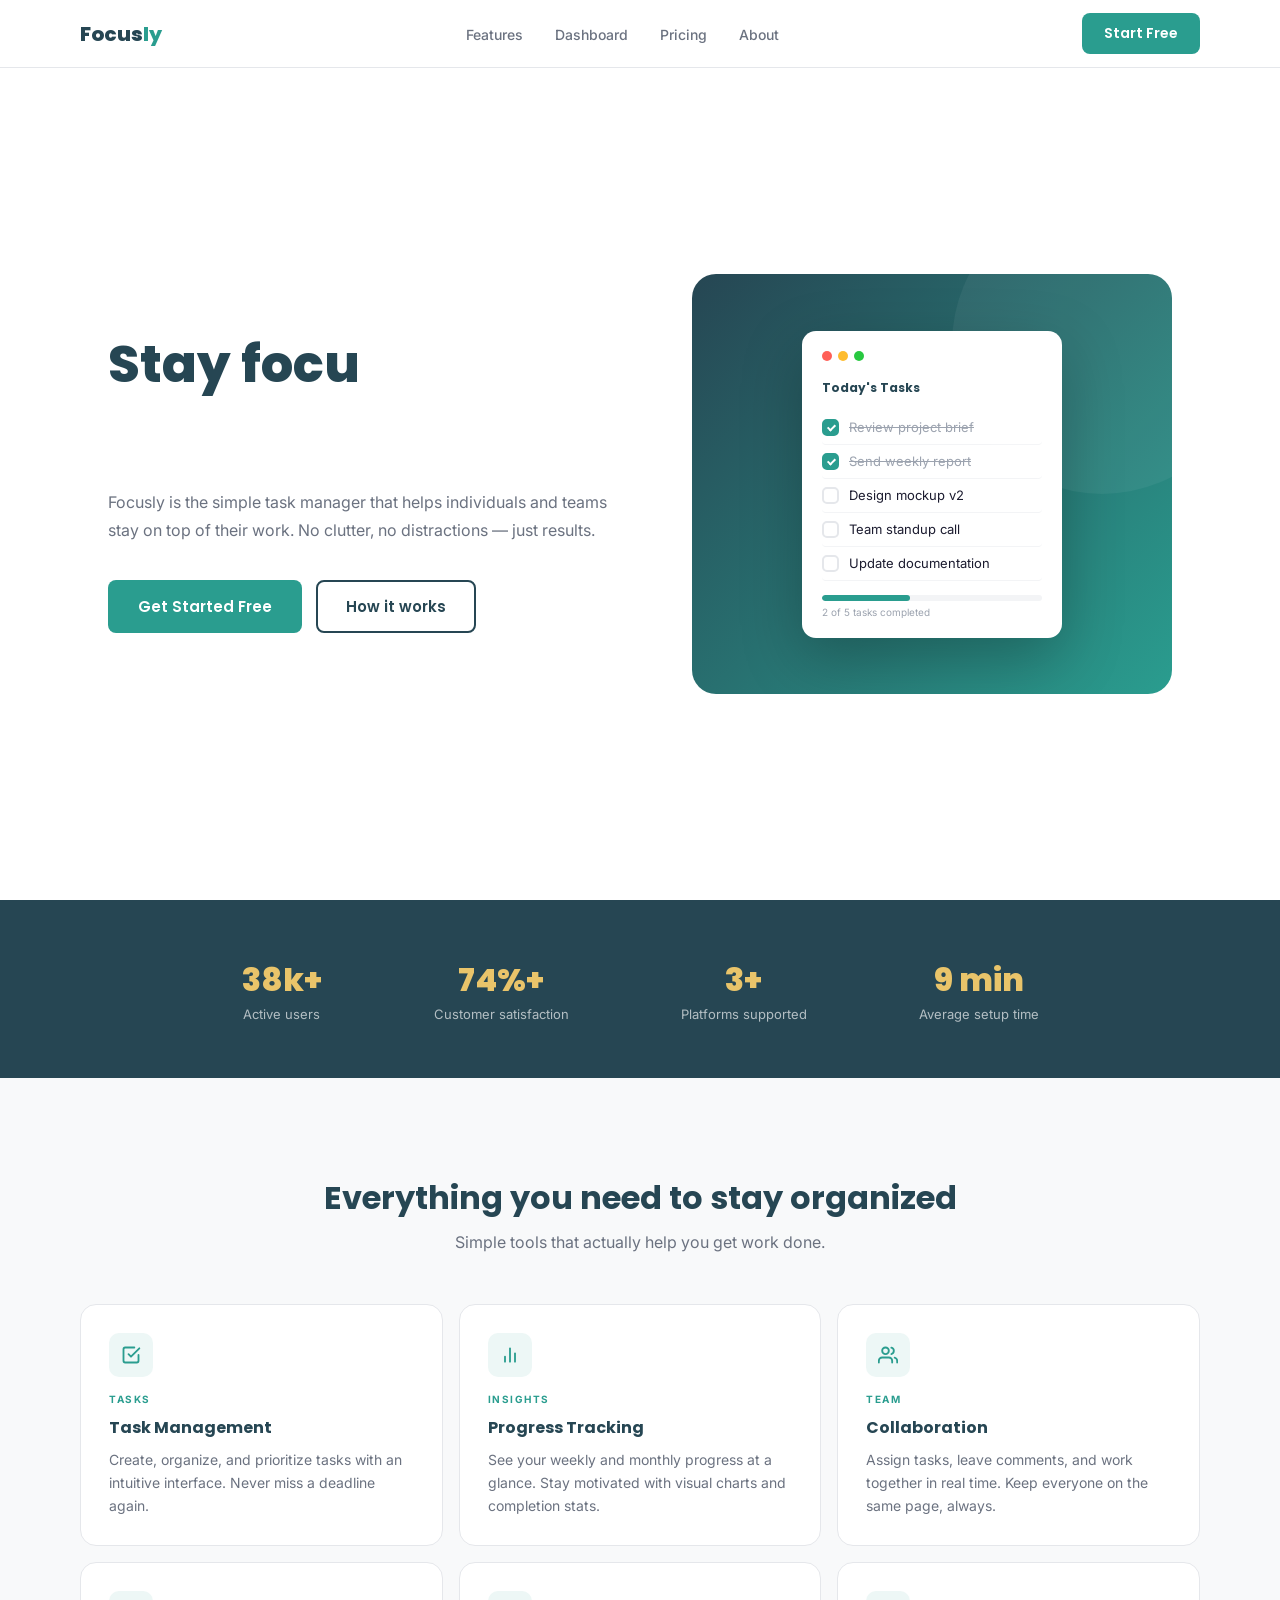
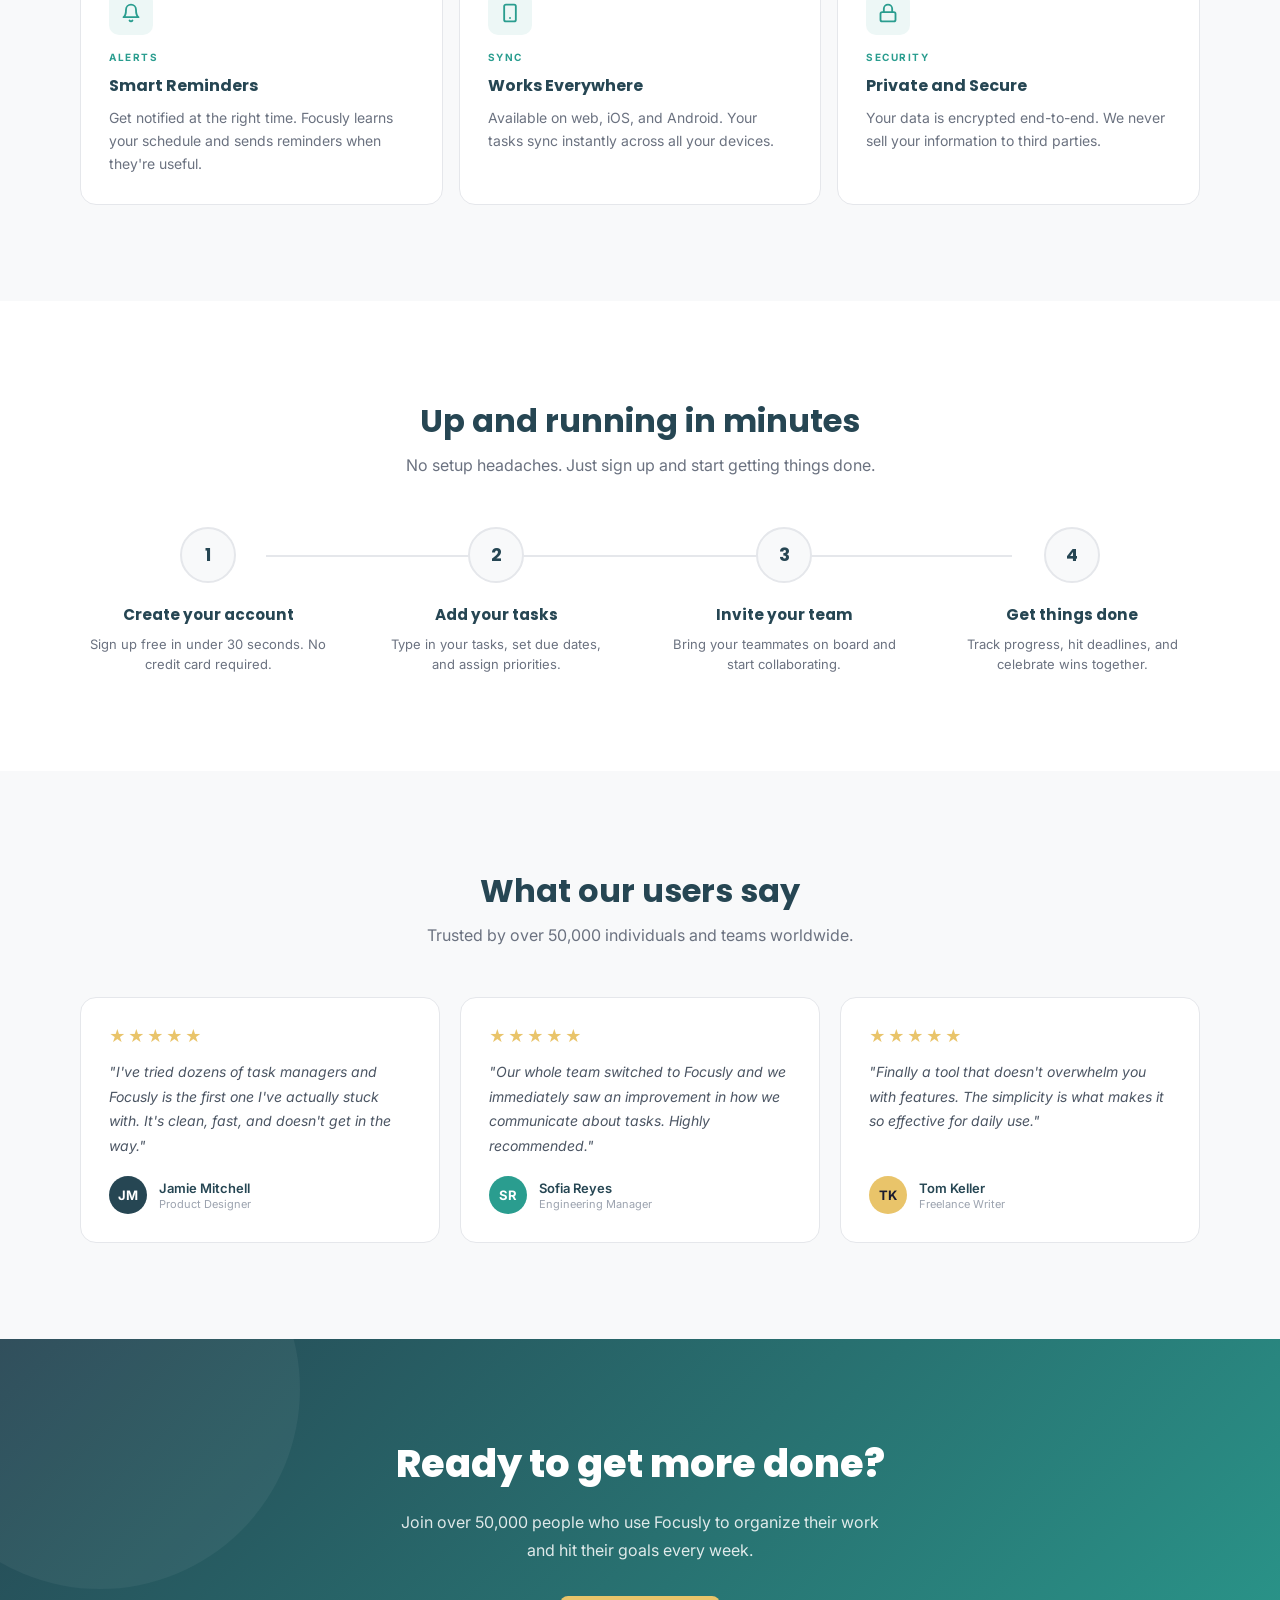
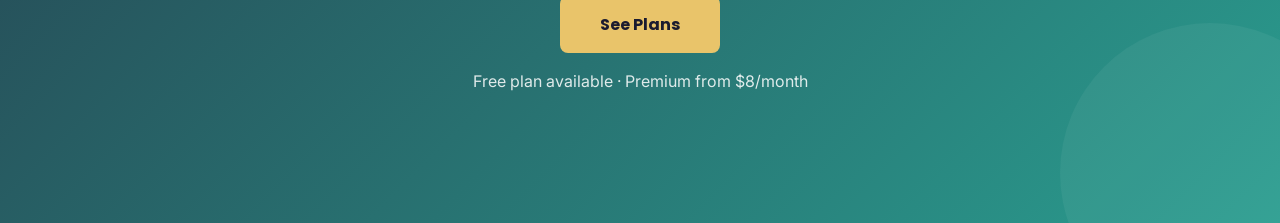
<file: index.html>
<!DOCTYPE html>
<html lang="en">
<head>
  <meta charset="UTF-8">
  <meta name="viewport" content="width=device-width, initial-scale=1.0">
  <title>Focusly — Simple Task Manager for Teams | Get More Done</title>
  <meta name="description" content="Focusly is a simple, distraction-free task manager for individuals and teams. Organize tasks, track progress, and collaborate in real time. Start free today.">
  <meta name="keywords" content="task manager, productivity app, team collaboration, to-do list, project management, task tracking, remote work tools, focus app">
  <meta name="author" content="Focusly">
  <meta name="robots" content="index, follow">
  <meta property="og:title" content="Focusly — Simple Task Manager for Teams">
  <meta property="og:description" content="Organize tasks, track progress, and collaborate in real time. No clutter, no distractions — just results.">
  <meta property="og:type" content="website">
  <meta property="og:url" content="https://focusly.app">
  <link href="https://fonts.googleapis.com/css2?family=Poppins:wght@400;600;700;800&family=Inter:wght@400;500;600&display=swap" rel="stylesheet">
  <link rel="stylesheet" href="styles/base.css">
  <link rel="stylesheet" href="styles/index.css">
</head>
<body>

<header>
  <nav id="header">
    <a href="index.html" class="logo">Focus<span>ly</span></a>
    <ul id="nav-menu">
      <li><a href="#features">Features</a></li>
      <li><a href="pages/dashboard.html">Dashboard</a></li>
      <li><a href="pages/pricing.html">Pricing</a></li>
      <li><a href="pages/about.html">About</a></li>
    </ul>
    <div class="nav-right">
      <button class="nav-hamburger" id="hamburger" aria-label="Toggle navigation menu" aria-expanded="false">
        <span></span><span></span><span></span>
      </button>
      <button class="nav-btn" onclick="window.location.href='pages/pricing.html'">Start Free</button>
    </div>
  </nav>
</header>

<main>

<section class="hero" id="hero">
  <div class="hero-text">
    <h1>Stay focused,<br><span>get things done</span></h1>
    <p>Focusly is the simple task manager that helps individuals and teams stay on top of their work. No clutter, no distractions — just results.</p>
    <div class="hero-btns">
      <button class="btn-main" onclick="window.location.href='pages/pricing.html'">Get Started Free</button>
      <button class="btn-outline" onclick="document.getElementById('how').scrollIntoView({behavior:'smooth'})">How it works</button>
    </div>
  </div>
  <div class="hero-visual">
    <div class="mock">
      <div class="mock-bar">
        <span style="background:#FF5F57"></span>
        <span style="background:#FEBC2E"></span>
        <span style="background:#28C840"></span>
      </div>
      <div class="mock-title">Today's Tasks</div>
      <div class="task-item"><div class="check done"></div><span class="task-text-done">Review project brief</span></div>
      <div class="task-item"><div class="check done"></div><span class="task-text-done">Send weekly report</span></div>
      <div class="task-item"><div class="check"></div><span>Design mockup v2</span></div>
      <div class="task-item"><div class="check"></div><span>Team standup call</span></div>
      <div class="task-item"><div class="check"></div><span>Update documentation</span></div>
      <div class="mock-progress">
        <div class="progress-bar-bg"><div class="progress-bar-fill"></div></div>
        <div class="progress-label">2 of 5 tasks completed</div>
      </div>
    </div>
  </div>
</section>

<div class="stats-bar">
  <div class="stat reveal">
    <span class="stat-number" data-target="50" data-suffix="k+">0</span>
    <div class="stat-label">Active users</div>
  </div>
  <div class="stat reveal reveal-delay-1">
    <span class="stat-number" data-target="98" data-suffix="%+">0</span>
    <div class="stat-label">Customer satisfaction</div>
  </div>
  <div class="stat reveal reveal-delay-2">
    <span class="stat-number" data-target="4" data-suffix="+">0</span>
    <div class="stat-label">Platforms supported</div>
  </div>
  <div class="stat reveal reveal-delay-3">
    <span class="stat-number" data-target="12" data-suffix=" min">0</span>
    <div class="stat-label">Average setup time</div>
  </div>
</div>

<section class="features" id="features">
  <div class="section-header reveal">
    <h2>Everything you need to stay organized</h2>
    <p>Simple tools that actually help you get work done.</p>
  </div>
  <div class="features-grid">
    <div class="feature-card reveal reveal-delay-1">
      <div class="feature-icon-box"><img src="icons/tasks.svg" width="20" height="20" alt="Checklist icon representing task management"></div>
      <div class="feature-label">Tasks</div>
      <h3>Task Management</h3>
      <p>Create, organize, and prioritize tasks with an intuitive interface. Never miss a deadline again.</p>
    </div>
    <div class="feature-card reveal reveal-delay-2">
      <div class="feature-icon-box"><img src="icons/insights.svg" width="20" height="20" alt="Bar chart icon representing progress tracking"></div>
      <div class="feature-label">Insights</div>
      <h3>Progress Tracking</h3>
      <p>See your weekly and monthly progress at a glance. Stay motivated with visual charts and completion stats.</p>
    </div>
    <div class="feature-card reveal reveal-delay-3">
      <div class="feature-icon-box"><img src="icons/team.svg" width="20" height="20" alt="People icon representing team collaboration"></div>
      <div class="feature-label">Team</div>
      <h3>Collaboration</h3>
      <p>Assign tasks, leave comments, and work together in real time. Keep everyone on the same page, always.</p>
    </div>
    <div class="feature-card reveal reveal-delay-1">
      <div class="feature-icon-box"><img src="icons/alerts.svg" width="20" height="20" alt="Bell icon representing smart reminders"></div>
      <div class="feature-label">Alerts</div>
      <h3>Smart Reminders</h3>
      <p>Get notified at the right time. Focusly learns your schedule and sends reminders when they're useful.</p>
    </div>
    <div class="feature-card reveal reveal-delay-2">
      <div class="feature-icon-box"><img src="icons/sync.svg" width="20" height="20" alt="Phone icon representing cross-device sync"></div>
      <div class="feature-label">Sync</div>
      <h3>Works Everywhere</h3>
      <p>Available on web, iOS, and Android. Your tasks sync instantly across all your devices.</p>
    </div>
    <div class="feature-card reveal reveal-delay-3">
      <div class="feature-icon-box"><img src="icons/security.svg" width="20" height="20" alt="Lock icon representing data privacy"></div>
      <div class="feature-label">Security</div>
      <h3>Private and Secure</h3>
      <p>Your data is encrypted end-to-end. We never sell your information to third parties.</p>
    </div>
  </div>
</section>

<section class="how" id="how">
  <div class="section-header reveal">
    <h2>Up and running in minutes</h2>
    <p>No setup headaches. Just sign up and start getting things done.</p>
  </div>
  <div class="steps">
    <div class="step reveal reveal-delay-1">
      <div class="step-num">1</div>
      <h4>Create your account</h4>
      <p>Sign up free in under 30 seconds. No credit card required.</p>
    </div>
    <div class="step reveal reveal-delay-2">
      <div class="step-num">2</div>
      <h4>Add your tasks</h4>
      <p>Type in your tasks, set due dates, and assign priorities.</p>
    </div>
    <div class="step reveal reveal-delay-3">
      <div class="step-num">3</div>
      <h4>Invite your team</h4>
      <p>Bring your teammates on board and start collaborating.</p>
    </div>
    <div class="step reveal reveal-delay-4">
      <div class="step-num">4</div>
      <h4>Get things done</h4>
      <p>Track progress, hit deadlines, and celebrate wins together.</p>
    </div>
  </div>
</section>

<section class="testimonials" id="testimonials">
  <div class="section-header reveal">
    <h2>What our users say</h2>
    <p>Trusted by over 50,000 individuals and teams worldwide.</p>
  </div>
  <div class="testi-grid">
    <div class="testi-card reveal reveal-delay-1">
      <div>
        <div class="stars"><span>&#9733;</span><span>&#9733;</span><span>&#9733;</span><span>&#9733;</span><span>&#9733;</span></div>
        <blockquote>"I've tried dozens of task managers and Focusly is the first one I've actually stuck with. It's clean, fast, and doesn't get in the way."</blockquote>
      </div>
      <div class="testi-author">
        <div class="avatar" style="background:#264653">JM</div>
        <div><div class="author-name">Jamie Mitchell</div><div class="author-role">Product Designer</div></div>
      </div>
    </div>
    <div class="testi-card reveal reveal-delay-2">
      <div>
        <div class="stars"><span>&#9733;</span><span>&#9733;</span><span>&#9733;</span><span>&#9733;</span><span>&#9733;</span></div>
        <blockquote>"Our whole team switched to Focusly and we immediately saw an improvement in how we communicate about tasks. Highly recommended."</blockquote>
      </div>
      <div class="testi-author">
        <div class="avatar" style="background:#2A9D8F">SR</div>
        <div><div class="author-name">Sofia Reyes</div><div class="author-role">Engineering Manager</div></div>
      </div>
    </div>
    <div class="testi-card reveal reveal-delay-3">
      <div>
        <div class="stars"><span>&#9733;</span><span>&#9733;</span><span>&#9733;</span><span>&#9733;</span><span>&#9733;</span></div>
        <blockquote>"Finally a tool that doesn't overwhelm you with features. The simplicity is what makes it so effective for daily use."</blockquote>
      </div>
      <div class="testi-author">
        <div class="avatar" style="background:#E9C46A;color:#1B1B2F">TK</div>
        <div><div class="author-name">Tom Keller</div><div class="author-role">Freelance Writer</div></div>
      </div>
    </div>
  </div>
</section>

<section class="cta">
  <div class="cta-inner reveal">
    <h2>Ready to get more done?</h2>
    <p>Join over 50,000 people who use Focusly to organize their work and hit their goals every week.</p>
    <button class="cta-btn" onclick="window.location.href='pages/pricing.html'">See Plans</button>
    <p class="cta-note">Free plan available · Premium from $8/month</p>
  </div>
</section>

</main>

<script src="scripts/nav.js" defer></script>
<script src="scripts/reveal.js" defer></script>
<script src="scripts/counter.js" defer></script>
<script src="scripts/typewriter.js" defer></script>
<script src="scripts/interactions.js" defer></script>

</body>
</html>
</file>
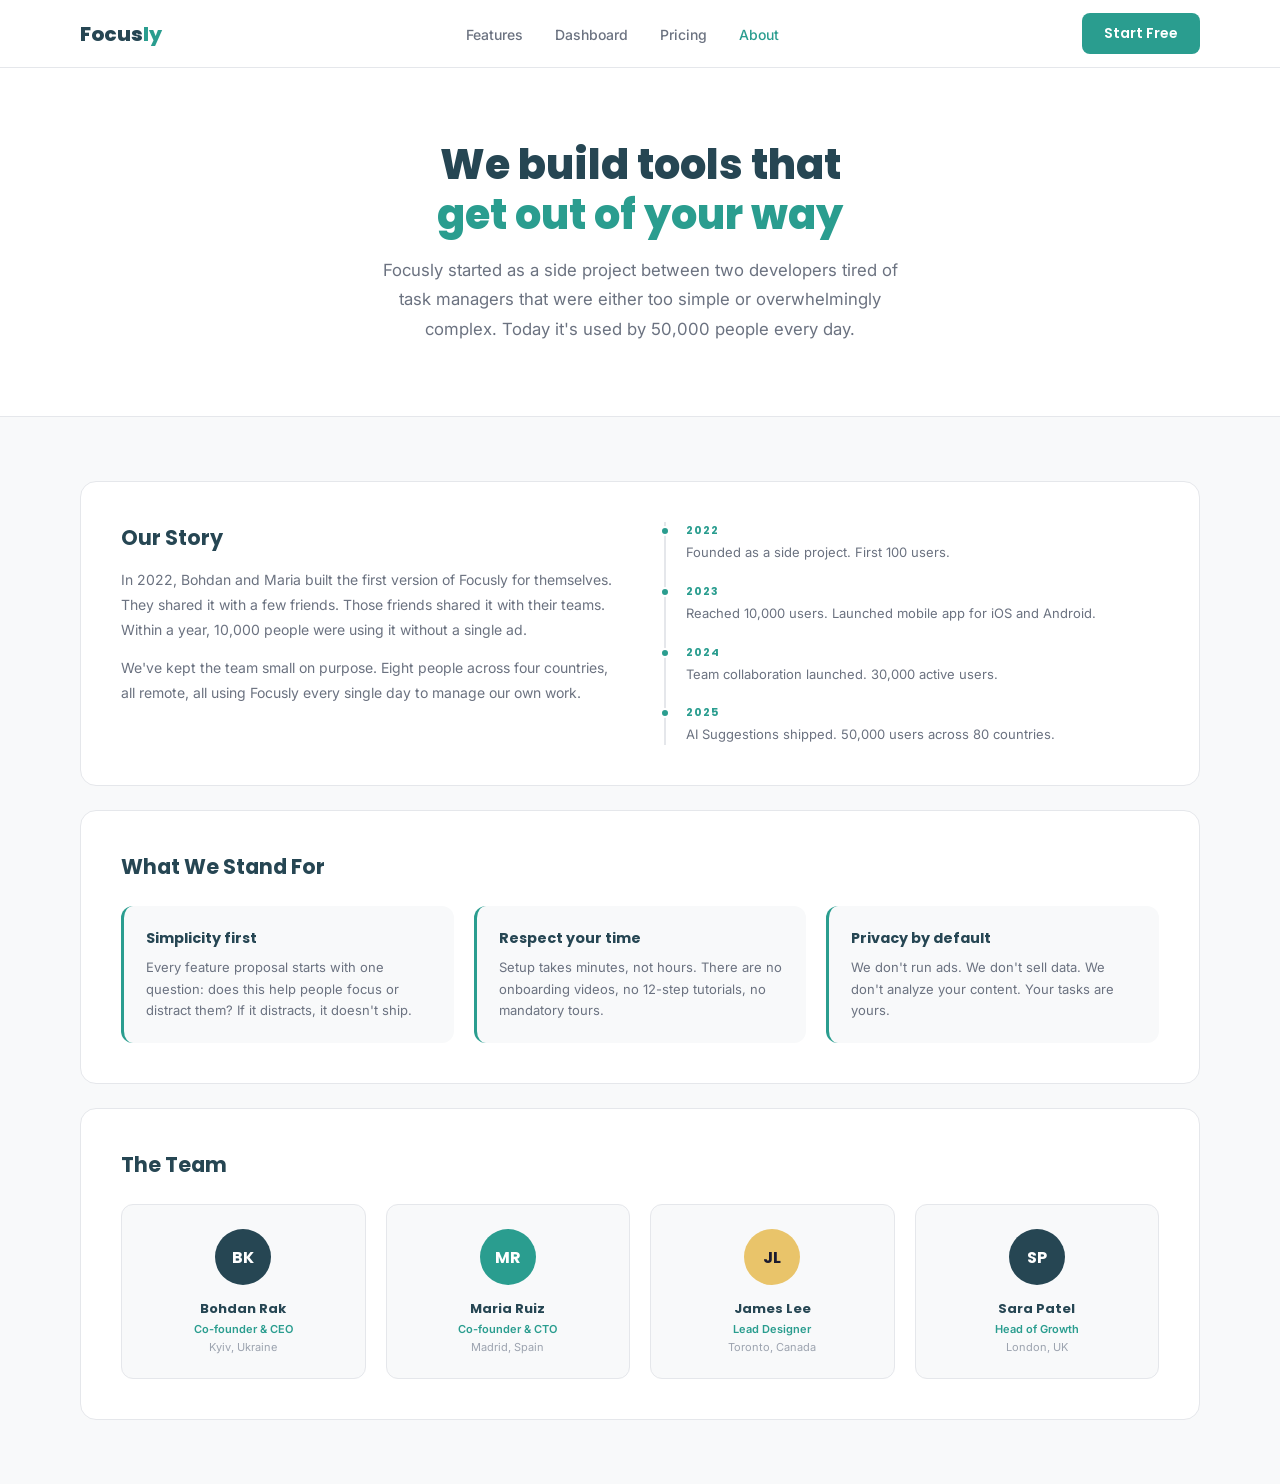
<file: pages/about.html>
<!DOCTYPE html>
<html lang="en">
<head>
  <meta charset="UTF-8">
  <title>Focusly - About</title>
  <link href="https://fonts.googleapis.com/css2?family=Poppins:wght@400;600;700;800&family=Inter:wght@400;500;600&display=swap" rel="stylesheet">
  <link rel="stylesheet" href="../styles/base.css">
  <link rel="stylesheet" href="../styles/about.css">
</head>
<body>

<nav id="header">
  <a href="../index.html" class="logo">Focus<span>ly</span></a>
  <ul id="nav-menu">
    <li><a href="../index.html#features">Features</a></li>
    <li><a href="dashboard.html">Dashboard</a></li>
    <li><a href="pricing.html">Pricing</a></li>
    <li><a href="about.html" style="color:var(--teal)">About</a></li>
  </ul>
  <div class="nav-right">
    <button class="nav-hamburger" id="hamburger" aria-label="Toggle navigation menu" aria-expanded="false">
      <span></span><span></span><span></span>
    </button>
    <button class="nav-btn" onclick="window.location.href='pricing.html'">Start Free</button>
  </div>
</nav>

<div class="about-hero reveal">
  <h1>We build tools that<br><span>get out of your way</span></h1>
  <p>Focusly started as a side project between two developers tired of task managers that were either too simple or overwhelmingly complex. Today it's used by 50,000 people every day.</p>
</div>

<div class="about-body">

  <div class="story-section reveal">
    <div>
      <h2>Our Story</h2>
      <p>In 2022, Bohdan and Maria built the first version of Focusly for themselves. They shared it with a few friends. Those friends shared it with their teams. Within a year, 10,000 people were using it without a single ad.</p>
      <p>We've kept the team small on purpose. Eight people across four countries, all remote, all using Focusly every single day to manage our own work.</p>
    </div>
    <div>
      <div class="timeline">
        <div class="timeline-item">
          <div class="timeline-year">2022</div>
          <div class="timeline-text">Founded as a side project. First 100 users.</div>
        </div>
        <div class="timeline-item">
          <div class="timeline-year">2023</div>
          <div class="timeline-text">Reached 10,000 users. Launched mobile app for iOS and Android.</div>
        </div>
        <div class="timeline-item">
          <div class="timeline-year">2024</div>
          <div class="timeline-text">Team collaboration launched. 30,000 active users.</div>
        </div>
        <div class="timeline-item">
          <div class="timeline-year">2025</div>
          <div class="timeline-text">AI Suggestions shipped. 50,000 users across 80 countries.</div>
        </div>
      </div>
    </div>
  </div>

  <div class="values-section reveal">
    <h2>What We Stand For</h2>
    <div class="values-grid">
      <div class="value-item">
        <h4>Simplicity first</h4>
        <p>Every feature proposal starts with one question: does this help people focus or distract them? If it distracts, it doesn't ship.</p>
      </div>
      <div class="value-item">
        <h4>Respect your time</h4>
        <p>Setup takes minutes, not hours. There are no onboarding videos, no 12-step tutorials, no mandatory tours.</p>
      </div>
      <div class="value-item">
        <h4>Privacy by default</h4>
        <p>We don't run ads. We don't sell data. We don't analyze your content. Your tasks are yours.</p>
      </div>
    </div>
  </div>

  <div class="team-section reveal">
    <h2>The Team</h2>
    <div class="team-grid">
      <div class="team-card">
        <div class="team-avatar" style="background:#264653">BK</div>
        <div class="team-name">Bohdan Rak</div>
        <div class="team-role">Co-founder & CEO</div>
        <div class="team-location">Kyiv, Ukraine</div>
      </div>
      <div class="team-card">
        <div class="team-avatar" style="background:#2A9D8F">MR</div>
        <div class="team-name">Maria Ruiz</div>
        <div class="team-role">Co-founder & CTO</div>
        <div class="team-location">Madrid, Spain</div>
      </div>
      <div class="team-card">
        <div class="team-avatar" style="background:#E9C46A;color:#1B1B2F">JL</div>
        <div class="team-name">James Lee</div>
        <div class="team-role">Lead Designer</div>
        <div class="team-location">Toronto, Canada</div>
      </div>
      <div class="team-card">
        <div class="team-avatar" style="background:#264653">SP</div>
        <div class="team-name">Sara Patel</div>
        <div class="team-role">Head of Growth</div>
        <div class="team-location">London, UK</div>
      </div>
    </div>
  </div>

</div>

  <script src="../scripts/nav.js" defer></script>
  <script src="../scripts/reveal.js" defer></script>
  <script src="../scripts/interactions.js" defer></script>
</body>
</html>
</file>
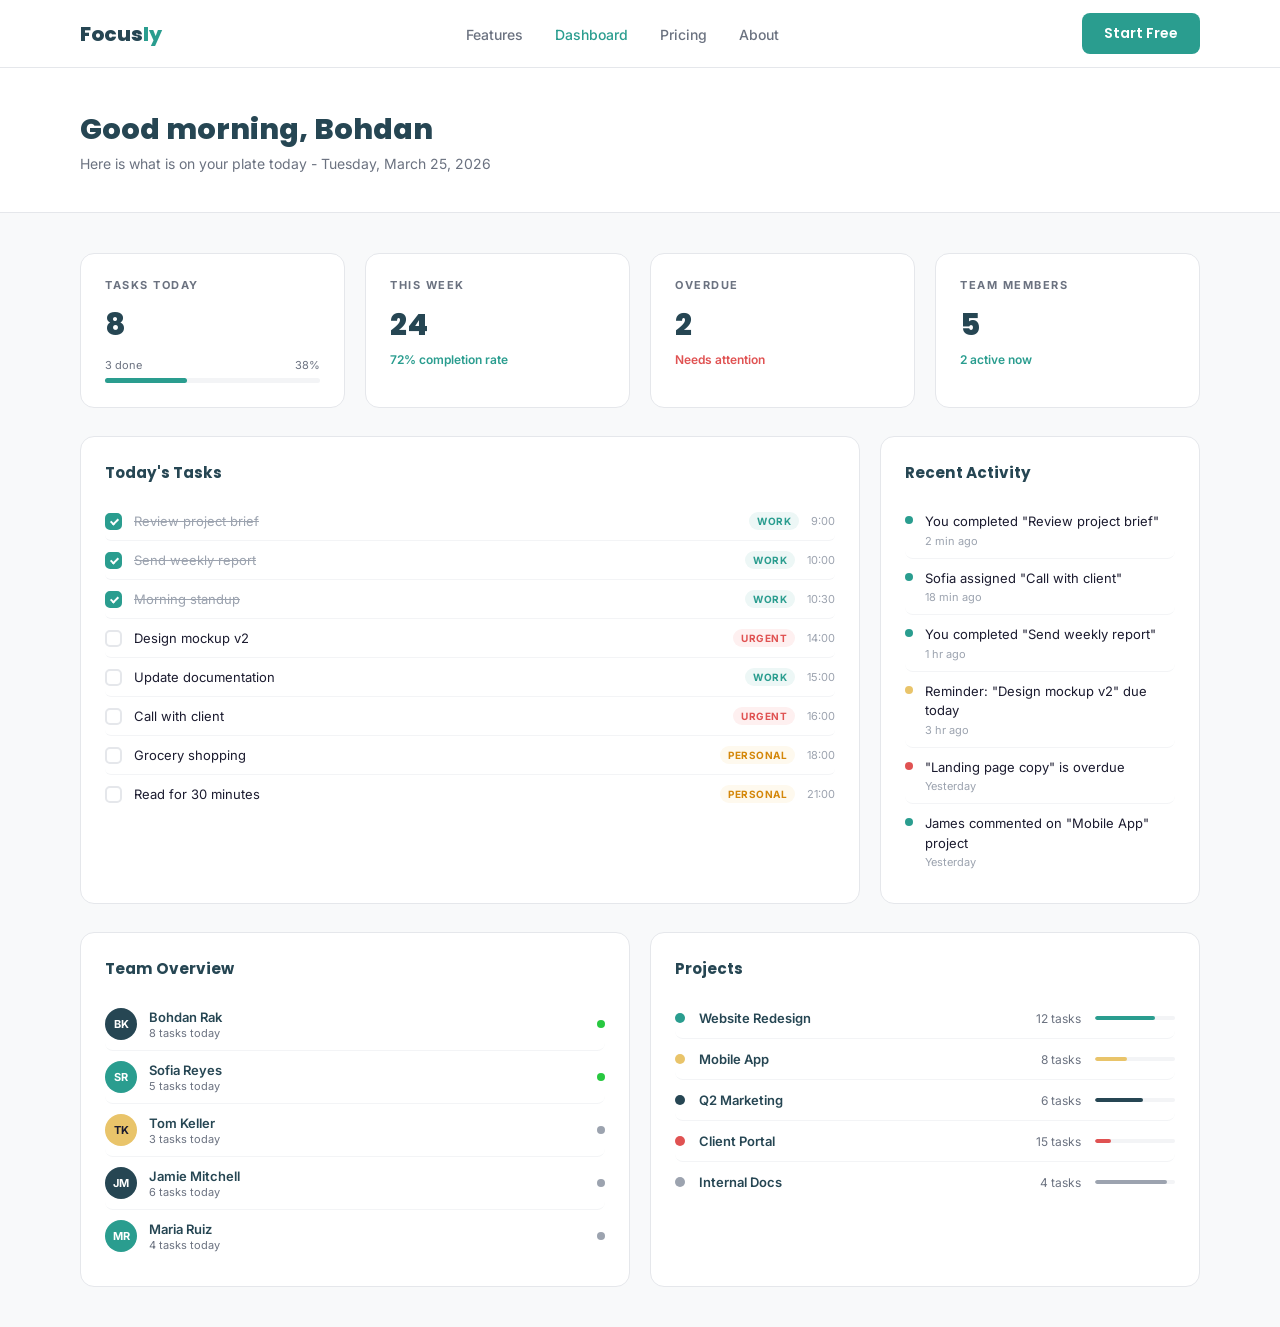
<file: pages/dashboard.html>
<!DOCTYPE html>
<html lang="en">
  <head>
    <meta charset="UTF-8">
    <title>Focusly - Dashboard</title>
    <link href="https://fonts.googleapis.com/css2?family=Poppins:wght@400;600;700;800&family=Inter:wght@400;500;600&display=swap" rel="stylesheet">
    <link rel="stylesheet" href="../styles/base.css">
    <link rel="stylesheet" href="../styles/dashboard.css">
  </head>
  <body>
    <nav id="header">
      <a href="../index.html" class="logo">Focus<span>ly</span></a>
      <ul id="nav-menu">
        <li><a href="../index.html#features">Features</a></li>
        <li><a href="dashboard.html" style="color:var(--teal)">Dashboard</a></li>
        <li><a href="pricing.html">Pricing</a></li>
        <li><a href="about.html">About</a></li>
      </ul>
      <div class="nav-right">
        <button class="nav-hamburger" id="hamburger" aria-label="Toggle navigation menu" aria-expanded="false">
          <span></span><span></span><span></span>
        </button>
        <button class="nav-btn" onclick="window.location.href='pricing.html'">Start Free</button>
      </div>
    </nav>
    <div class="page-hero">
      <div>
        <h1>Good morning, Bohdan</h1>
        <p>Here is what is on your plate today - Tuesday, March 25, 2026</p>
      </div>
    </div>
    <div class="dash-body">
      <div class="stats-row reveal">
        <div class="stat-card">
          <div class="stat-card-label">Tasks Today</div>
          <div class="stat-card-value">8</div>
          <div class="prog-bar-wrap">
            <div class="prog-bar-top">
              <span>3 done</span>
              <span>38%</span>
            </div>
            <div class="prog-bar-bg">
              <div class="prog-bar-fill" style="width:38%"></div>
            </div>
          </div>
        </div>
        <div class="stat-card">
          <div class="stat-card-label">This Week</div>
          <div class="stat-card-value">24</div>
          <div class="stat-card-trend">72% completion rate</div>
        </div>
        <div class="stat-card">
          <div class="stat-card-label">Overdue</div>
          <div class="stat-card-value">2</div>
          <div class="stat-card-trend down">Needs attention</div>
        </div>
        <div class="stat-card">
          <div class="stat-card-label">Team Members</div>
          <div class="stat-card-value">5</div>
          <div class="stat-card-trend">2 active now</div>
        </div>
      </div>
      <div class="dash-main reveal">
        <div class="dash-card">
          <h3>Today's Tasks</h3>
          <div class="dash-task">
            <div class="dash-check done"></div>
            <span class="dash-task-text done">Review project brief</span>
            <span class="dash-tag tag-work">Work</span>
            <span class="task-due">9:00</span>
          </div>
          <div class="dash-task">
            <div class="dash-check done"></div>
            <span class="dash-task-text done">Send weekly report</span>
            <span class="dash-tag tag-work">Work</span>
            <span class="task-due">10:00</span>
          </div>
          <div class="dash-task">
            <div class="dash-check done"></div>
            <span class="dash-task-text done">Morning standup</span>
            <span class="dash-tag tag-work">Work</span>
            <span class="task-due">10:30</span>
          </div>
          <div class="dash-task">
            <div class="dash-check"></div>
            <span class="dash-task-text">Design mockup v2</span>
            <span class="dash-tag tag-urgent">Urgent</span>
            <span class="task-due">14:00</span>
          </div>
          <div class="dash-task">
            <div class="dash-check"></div>
            <span class="dash-task-text">Update documentation</span>
            <span class="dash-tag tag-work">Work</span>
            <span class="task-due">15:00</span>
          </div>
          <div class="dash-task">
            <div class="dash-check"></div>
            <span class="dash-task-text">Call with client</span>
            <span class="dash-tag tag-urgent">Urgent</span>
            <span class="task-due">16:00</span>
          </div>
          <div class="dash-task">
            <div class="dash-check"></div>
            <span class="dash-task-text">Grocery shopping</span>
            <span class="dash-tag tag-personal">Personal</span>
            <span class="task-due">18:00</span>
          </div>
          <div class="dash-task">
            <div class="dash-check"></div>
            <span class="dash-task-text">Read for 30 minutes</span>
            <span class="dash-tag tag-personal">Personal</span>
            <span class="task-due">21:00</span>
          </div>
        </div>
        <div class="dash-card">
          <h3>Recent Activity</h3>
          <div class="activity-item">
            <div class="activity-dot" style="background:var(--teal)"></div>
            <div>
              <div class="activity-text">You completed "Review project brief"</div>
              <div class="activity-time">2 min ago</div>
            </div>
          </div>
          <div class="activity-item">
            <div class="activity-dot" style="background:var(--teal)"></div>
            <div>
              <div class="activity-text">Sofia assigned "Call with client"</div>
              <div class="activity-time">18 min ago</div>
            </div>
          </div>
          <div class="activity-item">
            <div class="activity-dot" style="background:var(--teal)"></div>
            <div>
              <div class="activity-text">You completed "Send weekly report"</div>
              <div class="activity-time">1 hr ago</div>
            </div>
          </div>
          <div class="activity-item">
            <div class="activity-dot" style="background:var(--yellow)"></div>
            <div>
              <div class="activity-text">Reminder: "Design mockup v2" due today</div>
              <div class="activity-time">3 hr ago</div>
            </div>
          </div>
          <div class="activity-item">
            <div class="activity-dot" style="background:#E05252"></div>
            <div>
              <div class="activity-text">"Landing page copy" is overdue</div>
              <div class="activity-time">Yesterday</div>
            </div>
          </div>
          <div class="activity-item">
            <div class="activity-dot" style="background:var(--teal)"></div>
            <div>
              <div class="activity-text">James commented on "Mobile App" project</div>
              <div class="activity-time">Yesterday</div>
            </div>
          </div>
        </div>
      </div>
      <div class="dash-bottom reveal reveal-delay-1">
        <div class="dash-card">
          <h3>Team Overview</h3>
          <div class="team-row">
            <div class="team-avatar-sm" style="background:#264653">BK</div>
            <div class="team-info">
              <div class="team-name-sm">Bohdan Rak</div>
              <div class="team-tasks-sm">8 tasks today</div>
            </div>
            <div class="online-dot" style="background:#28C840"></div>
          </div>
          <div class="team-row">
            <div class="team-avatar-sm" style="background:#2A9D8F">SR</div>
            <div class="team-info">
              <div class="team-name-sm">Sofia Reyes</div>
              <div class="team-tasks-sm">5 tasks today</div>
            </div>
            <div class="online-dot" style="background:#28C840"></div>
          </div>
          <div class="team-row">
            <div class="team-avatar-sm" style="background:#E9C46A;color:#1B1B2F">TK</div>
            <div class="team-info">
              <div class="team-name-sm">Tom Keller</div>
              <div class="team-tasks-sm">3 tasks today</div>
            </div>
            <div class="online-dot" style="background:#9CA3AF"></div>
          </div>
          <div class="team-row">
            <div class="team-avatar-sm" style="background:#264653">JM</div>
            <div class="team-info">
              <div class="team-name-sm">Jamie Mitchell</div>
              <div class="team-tasks-sm">6 tasks today</div>
            </div>
            <div class="online-dot" style="background:#9CA3AF"></div>
          </div>
          <div class="team-row">
            <div class="team-avatar-sm" style="background:#2A9D8F">MR</div>
            <div class="team-info">
              <div class="team-name-sm">Maria Ruiz</div>
              <div class="team-tasks-sm">4 tasks today</div>
            </div>
            <div class="online-dot" style="background:#9CA3AF"></div>
          </div>
        </div>
        <div class="dash-card">
          <h3>Projects</h3>
          <div class="project-row">
            <div class="project-color" style="background:#2A9D8F"></div>
            <div class="project-name">Website Redesign</div>
            <div class="project-count">12 tasks</div>
            <div class="project-prog">
              <div class="project-prog-fill" style="width:75%;background:#2A9D8F"></div>
            </div>
          </div>
          <div class="project-row">
            <div class="project-color" style="background:#E9C46A"></div>
            <div class="project-name">Mobile App</div>
            <div class="project-count">8 tasks</div>
            <div class="project-prog">
              <div class="project-prog-fill" style="width:40%;background:#E9C46A"></div>
            </div>
          </div>
          <div class="project-row">
            <div class="project-color" style="background:#264653"></div>
            <div class="project-name">Q2 Marketing</div>
            <div class="project-count">6 tasks</div>
            <div class="project-prog">
              <div class="project-prog-fill" style="width:60%;background:#264653"></div>
            </div>
          </div>
          <div class="project-row">
            <div class="project-color" style="background:#E05252"></div>
            <div class="project-name">Client Portal</div>
            <div class="project-count">15 tasks</div>
            <div class="project-prog">
              <div class="project-prog-fill" style="width:20%;background:#E05252"></div>
            </div>
          </div>
          <div class="project-row">
            <div class="project-color" style="background:#9CA3AF"></div>
            <div class="project-name">Internal Docs</div>
            <div class="project-count">4 tasks</div>
            <div class="project-prog">
              <div class="project-prog-fill" style="width:90%;background:#9CA3AF"></div>
            </div>
          </div>
        </div>
      </div>
    </div>

  <script src="../scripts/nav.js" defer></script>
  <script src="../scripts/reveal.js" defer></script>
  <script src="../scripts/interactions.js" defer></script>
</body>
</html>
</file>
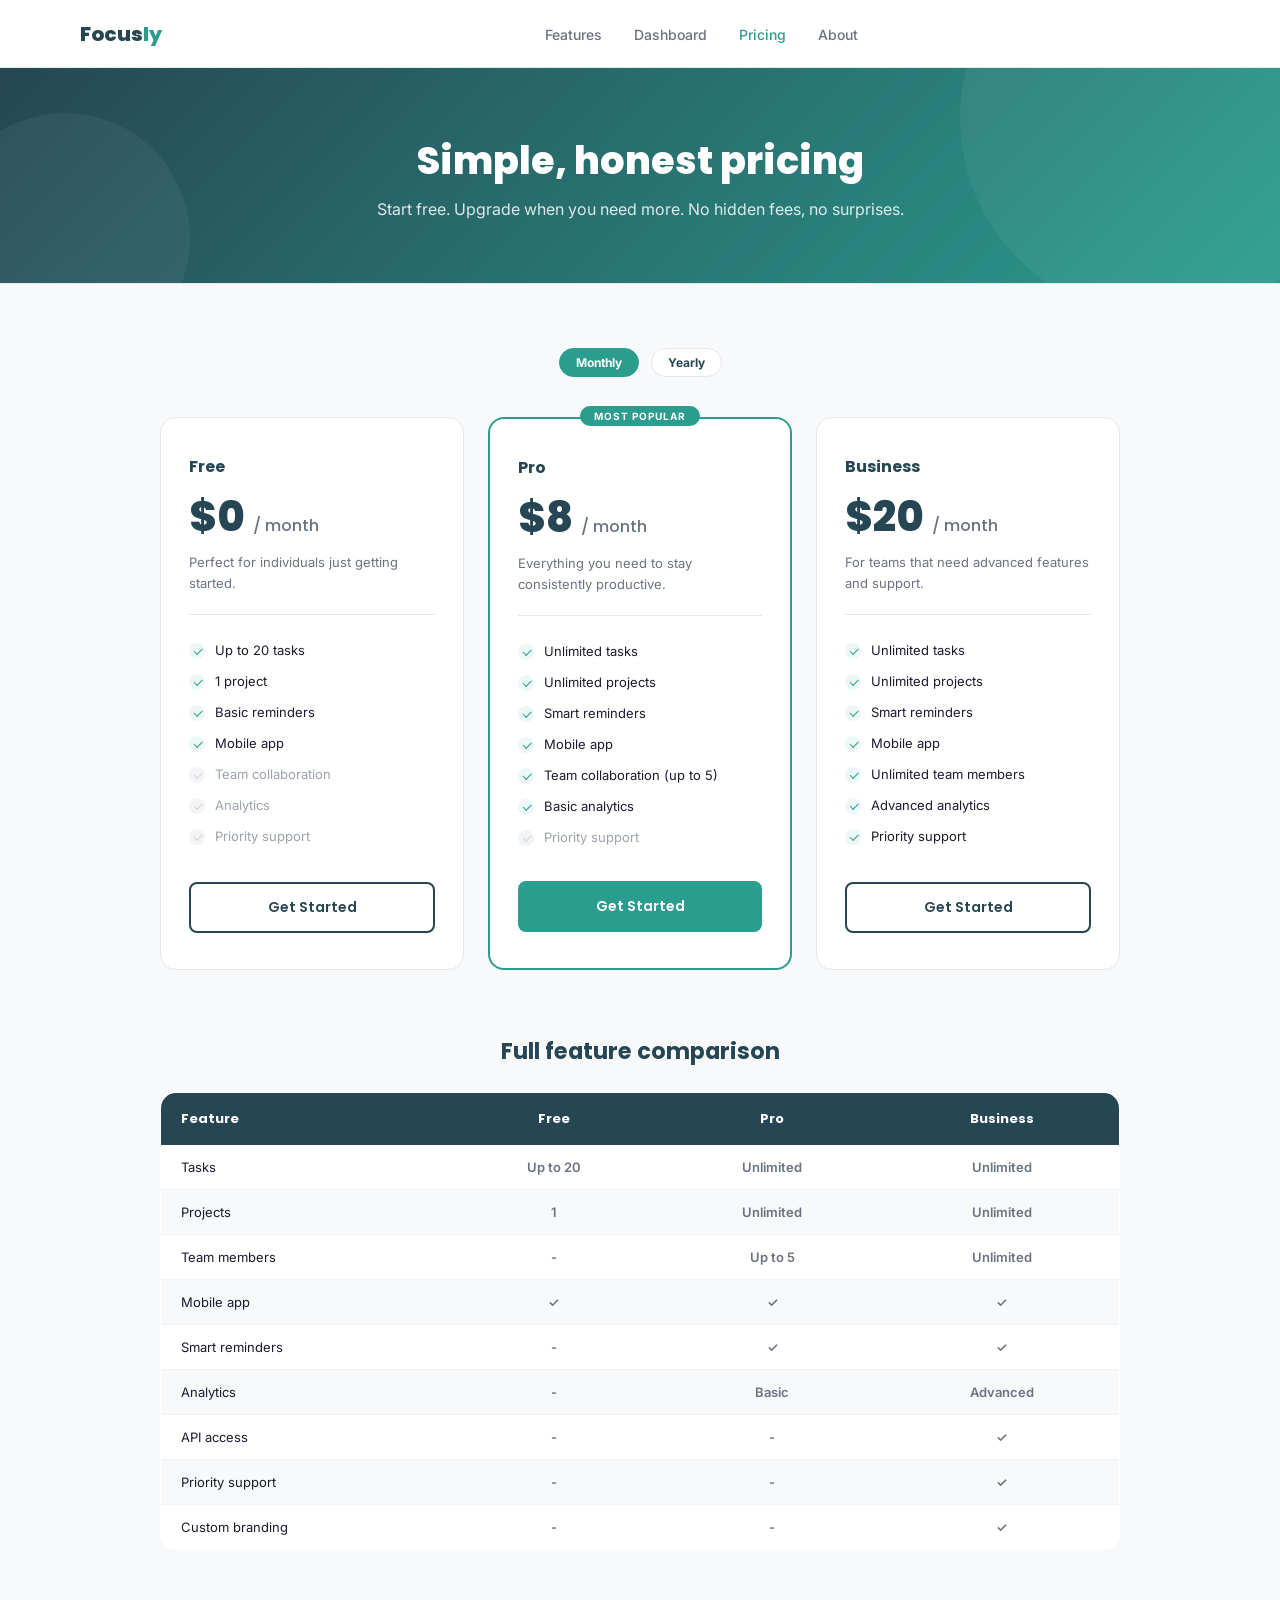
<file: pages/pricing.html>
<!DOCTYPE html>
<html lang="en">
<head>
  <meta charset="UTF-8">
  <title>Focusly - Pricing</title>
  <link href="https://fonts.googleapis.com/css2?family=Poppins:wght@400;600;700;800&family=Inter:wght@400;500;600&display=swap" rel="stylesheet">
  <link rel="stylesheet" href="../styles/base.css">
  <link rel="stylesheet" href="../styles/pricing.css">
</head>
<body>

<nav id="header">
  <a href="../index.html" class="logo">Focus<span>ly</span></a>
  <ul id="nav-menu">
    <li><a href="../index.html#features">Features</a></li>
    <li><a href="dashboard.html">Dashboard</a></li>
    <li><a href="pricing.html" style="color:var(--teal)">Pricing</a></li>
    <li><a href="about.html">About</a></li>
  </ul>
  <div class="nav-right">
    <button class="nav-hamburger" id="hamburger" aria-label="Toggle navigation menu" aria-expanded="false">
      <span></span><span></span><span></span>
    </button>
  </div>
</nav>

<div class="page-hero">
  <div class="page-hero-inner">
    <h1>Simple, honest pricing</h1>
    <p>Start free. Upgrade when you need more. No hidden fees, no surprises.</p>
  </div>
</div>

<div class="pricing-body">

  <div class="billing-label">
    <span class="billing-pill active">Monthly</span>
    <span class="billing-pill">Yearly</span>
  </div>

  <div class="pricing-grid reveal">

    <div class="pricing-card">
      <div class="plan-name">Free</div>
      <div class="plan-price" id="price-free">$0 <span>/ month</span></div>
      <div class="plan-desc">Perfect for individuals just getting started.</div>
      <div class="plan-divider"></div>
      <ul class="plan-features">
        <li><span class="check-icon"></span>Up to 20 tasks</li>
        <li><span class="check-icon"></span>1 project</li>
        <li><span class="check-icon"></span>Basic reminders</li>
        <li><span class="check-icon"></span>Mobile app</li>
        <li class="off"><span class="check-icon"></span>Team collaboration</li>
        <li class="off"><span class="check-icon"></span>Analytics</li>
        <li class="off"><span class="check-icon"></span>Priority support</li>
      </ul>
      <button class="plan-btn" data-plan="Free" onclick="openModal(this)">Get Started</button>
    </div>

    <div class="pricing-card popular">
      <div class="popular-badge">Most Popular</div>
      <div class="plan-name">Pro</div>
      <div class="plan-price" id="price-pro">$8 <span>/ month</span></div>
      <div class="plan-desc">Everything you need to stay consistently productive.</div>
      <div class="plan-divider"></div>
      <ul class="plan-features">
        <li><span class="check-icon"></span>Unlimited tasks</li>
        <li><span class="check-icon"></span>Unlimited projects</li>
        <li><span class="check-icon"></span>Smart reminders</li>
        <li><span class="check-icon"></span>Mobile app</li>
        <li><span class="check-icon"></span>Team collaboration (up to 5)</li>
        <li><span class="check-icon"></span>Basic analytics</li>
        <li class="off"><span class="check-icon"></span>Priority support</li>
      </ul>
      <button class="plan-btn primary" data-plan="Pro" onclick="openModal(this)">Get Started</button>
    </div>

    <div class="pricing-card">
      <div class="plan-name">Business</div>
      <div class="plan-price" id="price-biz">$20 <span>/ month</span></div>
      <div class="plan-desc">For teams that need advanced features and support.</div>
      <div class="plan-divider"></div>
      <ul class="plan-features">
        <li><span class="check-icon"></span>Unlimited tasks</li>
        <li><span class="check-icon"></span>Unlimited projects</li>
        <li><span class="check-icon"></span>Smart reminders</li>
        <li><span class="check-icon"></span>Mobile app</li>
        <li><span class="check-icon"></span>Unlimited team members</li>
        <li><span class="check-icon"></span>Advanced analytics</li>
        <li><span class="check-icon"></span>Priority support</li>
      </ul>
      <button class="plan-btn" data-plan="Business" onclick="openModal(this)">Get Started</button>
    </div>

  </div>

  <div class="compare reveal">
    <h2>Full feature comparison</h2>
    <table class="compare-table">
      <thead>
        <tr>
          <th>Feature</th>
          <th>Free</th>
          <th>Pro</th>
          <th>Business</th>
        </tr>
      </thead>
      <tbody>
        <tr><td>Tasks</td><td>Up to 20</td><td>Unlimited</td><td>Unlimited</td></tr>
        <tr><td>Projects</td><td>1</td><td>Unlimited</td><td>Unlimited</td></tr>
        <tr><td>Team members</td><td class="cross">-</td><td>Up to 5</td><td>Unlimited</td></tr>
        <tr><td>Mobile app</td><td class="tick">&#10003;</td><td class="tick">&#10003;</td><td class="tick">&#10003;</td></tr>
        <tr><td>Smart reminders</td><td class="cross">-</td><td class="tick">&#10003;</td><td class="tick">&#10003;</td></tr>
        <tr><td>Analytics</td><td class="cross">-</td><td>Basic</td><td>Advanced</td></tr>
        <tr><td>API access</td><td class="cross">-</td><td class="cross">-</td><td class="tick">&#10003;</td></tr>
        <tr><td>Priority support</td><td class="cross">-</td><td class="cross">-</td><td class="tick">&#10003;</td></tr>
        <tr><td>Custom branding</td><td class="cross">-</td><td class="cross">-</td><td class="tick">&#10003;</td></tr>
      </tbody>
    </table>
  </div>

</div>

<div id="signup-overlay" style="display:none">
  <div id="signup-modal">
    <h2 id="modal-title">Get started with Free</h2>
    <form id="signup-form">
      <div class="form-group">
        <label for="f-name">Full name</label>
        <input type="text" id="f-name" placeholder="Bohdan Rak" required>
      </div>
      <div class="form-group">
        <label for="f-email">Email</label>
        <input type="email" id="f-email" placeholder="you@example.com" required>
      </div>
      <div class="form-group">
        <label for="f-company">Company (optional)</label>
        <input type="text" id="f-company" placeholder="Focusly Inc.">
      </div>
      <div class="form-group">
        <label for="f-password">Password</label>
        <input type="password" id="f-password" placeholder="At least 8 characters" required>
      </div>
      <button type="submit" class="btn-submit">Create account</button>
      <button type="button" class="btn-cancel" onclick="closeModal()">Cancel</button>
    </form>
  </div>
</div>

  <script src="../scripts/form.js" defer></script>
  <script src="../scripts/nav.js" defer></script>
  <script src="../scripts/reveal.js" defer></script>
  <script src="../scripts/interactions.js" defer></script>
</body>
</html>
</file>
<file: styles/base.css>
*, *::before, *::after { margin: 0; padding: 0; box-sizing: border-box; }

:root {
  --primary: #264653;
  --teal:    #2A9D8F;
  --yellow:  #E9C46A;
  --bg:      #F8F9FA;
  --text:    #1B1B2F;
  --muted:   #6B7280;
  --border:  #E5E7EB;
  --white:   #ffffff;
}

html { scroll-behavior: smooth; }

body {
  font-family: 'Inter', sans-serif;
  background: var(--bg);
  color: var(--text);
  overflow-x: hidden;
}

nav {
  display: flex;
  justify-content: space-between;
  align-items: center;
  padding: 0 80px;
  height: 68px;
  background: var(--white);
  border-bottom: 1px solid var(--border);
  position: sticky;
  top: 0;
  z-index: 200;
  transition: box-shadow 0.3s;
}
nav.scrolled {
  box-shadow: 0 2px 20px rgba(0,0,0,.08);
  border-bottom-color: transparent;
}

.logo {
  font-family: 'Poppins', sans-serif;
  font-size: 1.25rem;
  font-weight: 800;
  color: var(--primary);
  text-decoration: none;
  transition: color 0.2s;
}
.logo span { color: var(--teal); }
.logo:hover { color: var(--teal); }

nav ul {
  list-style: none;
  display: flex;
  gap: 32px;
  align-items: center;
}
nav ul li a {
  text-decoration: none;
  color: var(--muted);
  font-size: 14px;
  font-weight: 500;
  position: relative;
  padding-bottom: 3px;
  transition: color 0.2s;
}
nav ul li a::after {
  content: '';
  position: absolute;
  bottom: 0; left: 0;
  width: 0; height: 2px;
  background: var(--teal);
  border-radius: 2px;
  transition: width 0.25s ease;
}
nav ul li a:hover        { color: var(--teal); }
nav ul li a:hover::after { width: 100%; }
nav ul li a.active        { color: var(--teal); }
nav ul li a.active::after { width: 100%; }

.nav-right {
  display: flex;
  align-items: center;
  gap: 16px;
}

.nav-hamburger {
  display: none;
  flex-direction: column;
  justify-content: center;
  gap: 5px;
  background: none;
  border: none;
  cursor: pointer;
  padding: 4px;
  width: 32px;
  height: 32px;
}
.nav-hamburger span {
  display: block;
  width: 22px;
  height: 2px;
  background: var(--primary);
  border-radius: 2px;
  transition: transform 0.3s, opacity 0.3s;
}
.nav-hamburger.open span:nth-child(1) { transform: translateY(7px) rotate(45deg); }
.nav-hamburger.open span:nth-child(2) { opacity: 0; }
.nav-hamburger.open span:nth-child(3) { transform: translateY(-7px) rotate(-45deg); }

.nav-btn {
  background: var(--teal);
  color: var(--white);
  border: none;
  padding: 10px 22px;
  border-radius: 8px;
  font-family: 'Poppins', sans-serif;
  font-weight: 600;
  font-size: 14px;
  cursor: pointer;
  white-space: nowrap;
  position: relative;
  overflow: hidden;
  transition: background 0.2s, transform 0.15s, box-shadow 0.2s;
}
.nav-btn:hover {
  background: #238a7d;
  transform: translateY(-1px);
  box-shadow: 0 4px 14px rgba(42,157,143,.35);
}
.nav-btn:active { transform: none; box-shadow: none; }

.btn-main {
  background: var(--teal);
  color: var(--white);
  border: none;
  padding: 14px 30px;
  border-radius: 8px;
  font-family: 'Poppins', sans-serif;
  font-weight: 600;
  font-size: 15px;
  cursor: pointer;
  position: relative;
  overflow: hidden;
  transition: background 0.2s, transform 0.15s, box-shadow 0.2s;
}
.btn-main:hover {
  background: #238a7d;
  transform: translateY(-2px);
  box-shadow: 0 6px 20px rgba(42,157,143,.35);
}
.btn-main:active { transform: none; box-shadow: none; }

.btn-outline {
  background: transparent;
  color: var(--primary);
  border: 2px solid var(--primary);
  padding: 13px 28px;
  border-radius: 8px;
  font-family: 'Poppins', sans-serif;
  font-weight: 600;
  font-size: 15px;
  cursor: pointer;
  position: relative;
  overflow: hidden;
  transition: background 0.2s, color 0.2s, transform 0.15s, box-shadow 0.2s;
}
.btn-outline:hover {
  background: var(--primary);
  color: var(--white);
  transform: translateY(-2px);
  box-shadow: 0 6px 20px rgba(38,70,83,.2);
}
.btn-outline:active { transform: none; box-shadow: none; }

.reveal {
  opacity: 0;
  transform: translateY(28px);
  transition: opacity 0.6s ease, transform 0.6s ease;
}
.reveal.revealed      { opacity: 1; transform: none; }
.reveal-delay-1       { transition-delay: 0.1s; }
.reveal-delay-2       { transition-delay: 0.2s; }
.reveal-delay-3       { transition-delay: 0.3s; }
.reveal-delay-4       { transition-delay: 0.4s; }

.section-header        { text-align: center; margin-bottom: 52px; }
.section-header h2 {
  font-family: 'Poppins', sans-serif;
  font-size: 2rem;
  font-weight: 700;
  color: var(--primary);
  margin-bottom: 10px;
}
.section-header p { color: var(--muted); font-size: 1rem; }

.page-hero {
  background: var(--white);
  padding: 48px 80px;
  border-bottom: 1px solid var(--border);
}
.page-hero h1 {
  font-family: 'Poppins', sans-serif;
  font-size: 2rem;
  font-weight: 800;
  color: var(--primary);
  margin-bottom: 6px;
}
.page-hero p { color: var(--muted); font-size: 14px; }

.pricing-card {
  transition: transform 0.25s ease, box-shadow 0.25s ease, border-color 0.25s ease;
  cursor: default;
}
.pricing-card:hover {
  transform: translateY(-6px);
  box-shadow: 0 16px 40px rgba(38,70,83,.12);
  border-color: var(--teal) !important;
}

.plan-btn {
  transition: background 0.2s, color 0.2s, transform 0.15s, box-shadow 0.2s;
  position: relative;
  overflow: hidden;
  cursor: pointer;
}
.plan-btn:hover {
  transform: translateY(-1px);
  box-shadow: 0 4px 14px rgba(38,70,83,.2);
}
.plan-btn.primary:hover {
  background: #238a7d;
  box-shadow: 0 4px 14px rgba(42,157,143,.35);
}

.plan-features li {
  transition: padding-left 0.2s, color 0.2s;
  cursor: default;
}
.plan-features li:hover {
  padding-left: 6px;
  color: var(--primary);
}

.compare-table tbody tr { transition: background 0.15s; }
.compare-table tbody tr:hover td { background: #EDF7F6 !important; }

.faq-item {
  transition: background 0.2s, transform 0.2s, box-shadow 0.2s;
  cursor: default;
}
.faq-item:hover {
  background: #F0FAF9;
  transform: translateX(4px);
  box-shadow: 2px 0 0 var(--teal) inset;
}

.stat-card {
  transition: transform 0.25s, box-shadow 0.25s, border-color 0.25s;
  cursor: default;
}
.stat-card:hover {
  transform: translateY(-4px);
  box-shadow: 0 12px 32px rgba(38,70,83,.10);
  border-color: var(--teal);
}

.dash-card {
  transition: box-shadow 0.25s;
  cursor: default;
}
.dash-card:hover {
  box-shadow: 0 8px 28px rgba(38,70,83,.10);
}

.team-row {
  transition: background 0.2s, padding-left 0.2s;
  border-radius: 8px;
  cursor: default;
}
.team-row:hover {
  background: var(--bg);
  padding-left: 8px;
}

.project-row {
  transition: background 0.2s, padding-left 0.2s;
  border-radius: 8px;
  cursor: default;
}
.project-row:hover {
  background: var(--bg);
  padding-left: 8px;
}

.activity-item {
  transition: background 0.2s, padding-left 0.2s;
  border-radius: 8px;
  cursor: default;
}
.activity-item:hover {
  background: var(--bg);
  padding-left: 8px;
}

.dash-task {
  transition: background 0.15s, padding-left 0.15s;
  border-radius: 6px;
  cursor: pointer;
}
.dash-task:hover { background: #F9FAFB; padding-left: 4px; }

.value-item {
  transition: transform 0.25s, box-shadow 0.25s;
  cursor: default;
}
.value-item:hover {
  transform: translateY(-4px);
  box-shadow: 0 8px 24px rgba(38,70,83,.08);
}

.team-card {
  transition: transform 0.25s, box-shadow 0.25s;
  cursor: default;
}
.team-card:hover {
  transform: translateY(-5px);
  box-shadow: 0 12px 32px rgba(38,70,83,.10);
}
.team-card:hover .team-avatar {
  transform: scale(1.08);
}
.team-avatar {
  transition: transform 0.25s;
}

.story-section,
.values-section,
.team-section {
  transition: box-shadow 0.3s;
}
.story-section:hover,
.values-section:hover,
.team-section:hover {
  box-shadow: 0 8px 32px rgba(38,70,83,.08);
}

.timeline-item {
  transition: padding-left 0.2s;
  cursor: default;
}
.timeline-item:hover { padding-left: 8px; }

.press-card {
  transition: transform 0.25s, box-shadow 0.25s, border-color 0.25s;
  cursor: default;
}
.press-card:hover {
  transform: translateY(-4px);
  box-shadow: 0 8px 24px rgba(38,70,83,.08);
  border-color: var(--teal);
}

@keyframes ripple {
  to { transform: scale(4); opacity: 0; }
}

@media (max-width: 960px) {
  nav { padding: 0 24px; }
  nav ul {
    display: none;
    position: fixed;
    top: 68px; left: 0; right: 0;
    background: var(--white);
    flex-direction: column;
    gap: 0;
    border-bottom: 1px solid var(--border);
    box-shadow: 0 8px 24px rgba(0,0,0,.08);
    z-index: 199;
  }
  nav ul.open { display: flex; }
  nav ul li a {
    display: block;
    padding: 16px 24px;
    border-bottom: 1px solid var(--border);
    font-size: 15px;
  }
  nav ul li a::after { display: none; }
  .nav-hamburger { display: flex; }
  .page-hero { padding: 32px 24px; }
}
</file>
<file: styles/index.css>
.hero {
  display: flex;
  flex-direction: column;
  align-items: center;
  justify-content: center;
  gap: 40px;
  padding: 48px 24px;
  background: var(--white);
}
.hero-text { width: 100%; max-width: 520px; }
.hero h1 {
  font-family: 'Poppins', sans-serif;
  font-size: 2.2rem;
  font-weight: 800;
  color: var(--primary);
  line-height: 1.15;
  margin-bottom: 20px;
  min-height: 2.6em;
}
.hero h1 span { color: var(--teal); }
.hero > .hero-text > p {
  font-size: 1rem;
  color: var(--muted);
  line-height: 1.75;
  margin-bottom: 36px;
}
.hero-btns { display: flex; flex-wrap: wrap; gap: 14px; }

.hero-visual {
  width: 100%;
  max-width: 480px;
  background: linear-gradient(135deg, #264653 0%, #2A9D8F 100%);
  border-radius: 24px;
  height: 340px;
  display: flex;
  align-items: center;
  justify-content: center;
  position: relative;
  overflow: hidden;
  transition: transform 0.4s ease, box-shadow 0.4s ease;
}
.hero-visual:hover {
  transform: translateY(-6px) scale(1.01);
  box-shadow: 0 24px 60px rgba(38,70,83,.25);
}
.hero-visual::before {
  content: '';
  position: absolute;
  width: 300px; height: 300px;
  background: rgba(255,255,255,.05);
  border-radius: 50%;
  top: -80px; right: -80px;
}
.mock {
  background: var(--white);
  border-radius: 14px;
  padding: 20px;
  width: 260px;
  box-shadow: 0 20px 60px rgba(0,0,0,.25);
}
.mock-bar { display: flex; gap: 6px; margin-bottom: 18px; }
.mock-bar span { width: 10px; height: 10px; border-radius: 50%; display: inline-block; }
.mock-title {
  font-family: 'Poppins', sans-serif;
  font-size: 12px;
  font-weight: 700;
  color: var(--primary);
  margin-bottom: 14px;
}
.task-item {
  display: flex;
  align-items: center;
  gap: 10px;
  padding: 8px 0;
  border-bottom: 1px solid #F3F4F6;
  font-size: 13px;
  color: var(--text);
  border-radius: 4px;
  transition: background 0.15s, padding-left 0.15s;
  cursor: default;
}
.task-item:hover { background: #F9FAFB; padding-left: 4px; }
.task-item:last-of-type { border-bottom: none; }
.check {
  width: 17px; height: 17px;
  border-radius: 5px;
  border: 2px solid var(--border);
  flex-shrink: 0;
  position: relative;
  transition: background 0.2s, border-color 0.2s;
}
.check.done { background: var(--teal); border-color: var(--teal); }
.check.done::after {
  content: '';
  position: absolute;
  top: 2px; left: 5px;
  width: 5px; height: 8px;
  border: 2px solid white;
  border-top: none; border-left: none;
  transform: rotate(45deg);
}
.task-text-done { text-decoration: line-through; color: #9CA3AF; }
.mock-progress { margin-top: 14px; }
.progress-bar-bg { height: 6px; background: #F3F4F6; border-radius: 3px; overflow: hidden; }
.progress-bar-fill { height: 100%; width: 40%; background: var(--teal); border-radius: 3px; }
.progress-label { font-size: 10px; color: #9CA3AF; margin-top: 5px; }

.stats-bar {
  display: flex;
  flex-wrap: wrap;
  justify-content: center;
  gap: 24px;
  padding: 32px 24px;
  background: var(--primary);
}
.stat {
  text-align: center;
  padding: 16px 24px;
  border-radius: 12px;
  transition: background 0.2s, transform 0.2s;
  cursor: default;
}
.stat:hover {
  background: rgba(255,255,255,.08);
  transform: translateY(-3px);
}
.stat-number {
  font-family: 'Poppins', sans-serif;
  font-size: 1.8rem;
  font-weight: 800;
  color: var(--yellow);
  display: block;
}
.stat-label { font-size: 13px; color: rgba(255,255,255,.65); margin-top: 2px; }

.features { padding: 60px 24px; background: var(--bg); }
.features-grid { display: flex; flex-direction: column; gap: 16px; }
.feature-card {
  background: var(--white);
  border-radius: 16px;
  padding: 28px;
  border: 1px solid var(--border);
  transition: transform 0.25s, box-shadow 0.25s, border-color 0.25s;
  cursor: default;
}
.feature-card:hover {
  transform: translateY(-6px);
  box-shadow: 0 16px 40px rgba(38,70,83,.10);
  border-color: var(--teal);
}
.feature-label {
  font-size: 10px;
  font-weight: 700;
  text-transform: uppercase;
  letter-spacing: 1.5px;
  color: var(--teal);
  margin-bottom: 10px;
}
.feature-card h3 {
  font-family: 'Poppins', sans-serif;
  font-size: 1rem;
  font-weight: 700;
  color: var(--primary);
  margin-bottom: 8px;
  transition: color 0.2s;
}
.feature-card:hover h3 { color: var(--teal); }
.feature-card p { font-size: 14px; color: var(--muted); line-height: 1.65; }
.feature-icon-box {
  width: 44px; height: 44px;
  border-radius: 10px;
  background: #EDF7F6;
  display: flex;
  align-items: center;
  justify-content: center;
  margin-bottom: 16px;
  transition: background 0.25s, transform 0.25s;
}
.feature-card:hover .feature-icon-box {
  background: var(--teal);
  transform: scale(1.1);
}
.feature-card:hover .feature-icon-box img { filter: brightness(0) invert(1); }

.how { padding: 60px 24px; background: var(--white); }
.steps { display: flex; flex-direction: column; gap: 32px; position: relative; }
.step { text-align: center; padding: 0 10px; }
.step-num {
  width: 56px; height: 56px;
  border-radius: 50%;
  background: var(--bg);
  border: 2px solid var(--border);
  display: flex;
  align-items: center;
  justify-content: center;
  font-family: 'Poppins', sans-serif;
  font-weight: 700;
  font-size: 1.1rem;
  color: var(--primary);
  margin: 0 auto 20px;
  transition: background 0.25s, border-color 0.25s, color 0.25s, transform 0.25s, box-shadow 0.25s;
}
.step:hover .step-num {
  background: var(--teal);
  border-color: var(--teal);
  color: var(--white);
  transform: scale(1.12);
  box-shadow: 0 6px 20px rgba(42,157,143,.35);
}
.step h4 {
  font-family: 'Poppins', sans-serif;
  font-size: .95rem;
  font-weight: 700;
  color: var(--primary);
  margin-bottom: 8px;
  transition: color 0.2s;
}
.step:hover h4 { color: var(--teal); }
.step p { font-size: 13px; color: var(--muted); line-height: 1.6; }

.testimonials { padding: 60px 24px; background: var(--bg); }
.testi-grid { display: flex; flex-direction: column; gap: 20px; }
.testi-card {
  background: var(--white);
  border-radius: 16px;
  padding: 28px;
  border: 1px solid var(--border);
  display: flex;
  flex-direction: column;
  justify-content: space-between;
  transition: transform 0.25s, box-shadow 0.25s, border-color 0.25s;
}
.testi-card:hover {
  transform: translateY(-5px);
  box-shadow: 0 16px 40px rgba(38,70,83,.10);
  border-color: var(--teal);
}
.stars {
  color: var(--yellow);
  font-size: 16px;
  letter-spacing: 2px;
  margin-bottom: 14px;
  transition: letter-spacing 0.3s;
}
.testi-card:hover .stars { letter-spacing: 4px; }
.testi-card blockquote {
  flex: 1;
  font-size: 14px;
  color: #4B5563;
  line-height: 1.75;
  margin: 0 0 18px 0;
  font-style: italic;
  border: none; padding: 0;
}
.testi-author { display: flex; align-items: center; gap: 12px; }
.avatar {
  width: 38px; height: 38px;
  border-radius: 50%;
  display: flex;
  align-items: center;
  justify-content: center;
  font-weight: 700;
  font-size: 13px;
  color: white;
  flex-shrink: 0;
  transition: transform 0.25s;
}
.testi-card:hover .avatar { transform: scale(1.1); }
.author-name { font-weight: 600; font-size: 13px; color: var(--primary); }
.author-role { font-size: 11px; color: #9CA3AF; margin-top: 1px; }

.cta {
  padding: 60px 24px;
  background: linear-gradient(135deg, var(--primary) 0%, var(--teal) 100%);
  text-align: center;
  color: var(--white);
  position: relative;
  overflow: hidden;
}
.cta::before {
  content: '';
  position: absolute;
  width: 400px; height: 400px;
  border-radius: 50%;
  background: rgba(255,255,255,.05);
  top: -150px; left: -100px;
  transition: transform 0.6s ease;
}
.cta:hover::before { transform: scale(1.1); }
.cta::after {
  content: '';
  position: absolute;
  width: 300px; height: 300px;
  border-radius: 50%;
  background: rgba(255,255,255,.05);
  bottom: -100px; right: -80px;
}
.cta-inner { position: relative; z-index: 1; }
.cta h2 {
  font-family: 'Poppins', sans-serif;
  font-size: 2rem;
  font-weight: 800;
  margin-bottom: 16px;
}
.cta p {
  font-size: 1rem;
  opacity: .85;
  margin-bottom: 32px;
  line-height: 1.75;
}
.cta-btn {
  background: var(--yellow);
  color: var(--text);
  border: none;
  padding: 16px 40px;
  border-radius: 8px;
  font-family: 'Poppins', sans-serif;
  font-weight: 700;
  font-size: 16px;
  cursor: pointer;
  position: relative;
  overflow: hidden;
  transition: transform 0.2s, box-shadow 0.2s, background 0.2s;
}
.cta-btn:hover {
  transform: translateY(-3px) scale(1.02);
  box-shadow: 0 10px 32px rgba(0,0,0,.2);
  background: #f0b94a;
}
.cta-btn:active { transform: none; box-shadow: none; }
.cta-note { margin-top: 14px; font-size: 12px; opacity: .6; }

@media (min-width: 768px) {
  .features-grid { flex-direction: row; flex-wrap: wrap; }
  .feature-card  { flex: 1 1 calc(50% - 16px); }

  .steps { flex-direction: row; align-items: flex-start; }
  .steps::before {
    content: '';
    position: absolute;
    top: 28px;
    left: calc(16.66% - 1px);
    width: 66.66%;
    height: 2px;
    background: var(--border);
    z-index: 0;
  }
  .step { position: relative; z-index: 1; flex: 1; }
  .testi-grid { flex-direction: row; }
  .testi-card { flex: 1; }
}

@media (min-width: 1024px) {
  .hero {
    flex-direction: row;
    padding: 96px 80px;
    min-height: calc(100vh - 68px);
    gap: 64px;
  }
  .hero h1        { font-size: 3.2rem; }
  .hero-visual    { height: 420px; }

  .stats-bar      { flex-wrap: nowrap; gap: 64px; padding: 40px 80px; }
  .stat-number    { font-size: 2rem; }

  .section-header h2 { font-size: 2rem; }
  .features       { padding: 96px 80px; }
  .feature-card   { flex: 1 1 calc(33.333% - 16px); }
  .how            { padding: 96px 80px; }
  .testimonials   { padding: 96px 80px; }
  .cta            { padding: 96px 80px; }
  .cta h2         { font-size: 2.4rem; }
  .cta p          { max-width: 480px; margin-left: auto; margin-right: auto; }
}
</file>
<file: styles/about.css>
.about-hero {
  background: var(--white);
  padding: 72px 80px;
  border-bottom: 1px solid var(--border);
  text-align: center;
}
.about-hero h1 {
  font-family: 'Poppins', sans-serif;
  font-size: 2.6rem;
  font-weight: 800;
  color: var(--primary);
  margin-bottom: 16px;
  line-height: 1.2;
}
.about-hero h1 span { color: var(--teal); }
.about-hero p {
  font-size: 1.05rem;
  color: var(--muted);
  line-height: 1.75;
  max-width: 520px;
  margin: 0 auto;
}

.about-body { padding: 64px 80px; background: var(--bg); }

.story-section {
  background: var(--white);
  border-radius: 16px;
  padding: 40px;
  border: 1px solid var(--border);
  margin-bottom: 24px;
  display: grid;
  grid-template-columns: 1fr 1fr;
  gap: 48px;
  align-items: start;
}
.story-section h2 {
  font-family: 'Poppins', sans-serif;
  font-size: 1.3rem;
  font-weight: 700;
  color: var(--primary);
  margin-bottom: 14px;
}
.story-section p {
  font-size: 14px;
  color: var(--muted);
  line-height: 1.8;
  margin-bottom: 12px;
}
.story-section p:last-child { margin-bottom: 0; }

.timeline { border-left: 2px solid var(--border); padding-left: 20px; }
.timeline-item { position: relative; margin-bottom: 20px; }
.timeline-item:last-child { margin-bottom: 0; }
.timeline-item::before {
  content: '';
  position: absolute;
  left: -26px; top: 4px;
  width: 10px; height: 10px;
  border-radius: 50%;
  background: var(--teal);
  border: 2px solid var(--white);
}
.timeline-year {
  font-family: 'Poppins', sans-serif;
  font-size: 11px;
  font-weight: 700;
  color: var(--teal);
  text-transform: uppercase;
  letter-spacing: 1px;
  margin-bottom: 3px;
}
.timeline-text { font-size: 13px; color: var(--muted); line-height: 1.6; }

.values-section {
  background: var(--white);
  border-radius: 16px;
  padding: 40px;
  border: 1px solid var(--border);
  margin-bottom: 24px;
}
.values-section h2 {
  font-family: 'Poppins', sans-serif;
  font-size: 1.3rem;
  font-weight: 700;
  color: var(--primary);
  margin-bottom: 24px;
}
.values-grid { display: grid; grid-template-columns: repeat(3, 1fr); gap: 20px; }
.value-item {
  padding: 22px;
  background: var(--bg);
  border-radius: 12px;
  border-left: 3px solid var(--teal);
}
.value-item h4 {
  font-family: 'Poppins', sans-serif;
  font-size: .9rem;
  font-weight: 700;
  color: var(--primary);
  margin-bottom: 8px;
}
.value-item p { font-size: 13px; color: var(--muted); line-height: 1.65; }

.team-section {
  background: var(--white);
  border-radius: 16px;
  padding: 40px;
  border: 1px solid var(--border);
}
.team-section h2 {
  font-family: 'Poppins', sans-serif;
  font-size: 1.3rem;
  font-weight: 700;
  color: var(--primary);
  margin-bottom: 24px;
}
.team-grid { display: grid; grid-template-columns: repeat(4, 1fr); gap: 20px; }
.team-card {
  text-align: center;
  padding: 24px 16px;
  background: var(--bg);
  border-radius: 12px;
  border: 1px solid var(--border);
}
.team-avatar {
  width: 56px; height: 56px;
  border-radius: 50%;
  display: flex;
  align-items: center;
  justify-content: center;
  font-family: 'Poppins', sans-serif;
  font-weight: 700;
  font-size: 16px;
  color: white;
  margin: 0 auto 14px;
}
.team-name { font-family: 'Poppins', sans-serif; font-size: 13px; font-weight: 700; color: var(--primary); margin-bottom: 3px; }
.team-role { font-size: 11px; color: var(--teal); font-weight: 600; margin-bottom: 4px; }
.team-location { font-size: 11px; color: #9CA3AF; }

@media (max-width: 960px) {
  .about-hero { padding: 48px 24px; }
  .about-body { padding: 40px 24px; }
  .story-section { grid-template-columns: 1fr; gap: 32px; }
  .values-grid { grid-template-columns: 1fr; }
  .team-grid { grid-template-columns: repeat(2, 1fr); }
}
</file>
<file: styles/dashboard.css>
.page-hero {
  background: var(--white);
  padding: 40px 80px;
  border-bottom: 1px solid var(--border);
  display: flex;
  justify-content: space-between;
  align-items: center;
}
.page-hero h1 {
  font-family: 'Poppins', sans-serif;
  font-size: 1.8rem;
  font-weight: 800;
  color: var(--primary);
  margin-bottom: 4px;
}
.page-hero p { color: var(--muted); font-size: 14px; }
.page-date {
  font-family: 'Poppins', sans-serif;
  font-size: 13px;
  font-weight: 600;
  color: var(--muted);
  background: var(--bg);
  padding: 8px 16px;
  border-radius: 8px;
  border: 1px solid var(--border);
}

.dash-body { padding: 40px 80px; background: var(--bg); }

.stats-row {
  display: grid;
  grid-template-columns: repeat(4, 1fr);
  gap: 20px;
  margin-bottom: 28px;
}
.stat-card {
  background: var(--white);
  border-radius: 14px;
  padding: 24px;
  border: 1px solid var(--border);
}
.stat-card-label {
  font-size: 11px;
  font-weight: 700;
  text-transform: uppercase;
  letter-spacing: 1.5px;
  color: var(--muted);
  margin-bottom: 10px;
}
.stat-card-value {
  font-family: 'Poppins', sans-serif;
  font-size: 1.9rem;
  font-weight: 800;
  color: var(--primary);
  margin-bottom: 4px;
}
.stat-card-trend { font-size: 12px; font-weight: 600; color: var(--teal); }
.stat-card-trend.down { color: #E05252; }
.prog-bar-wrap { margin-top: 10px; }
.prog-bar-top { display: flex; justify-content: space-between; font-size: 11px; color: var(--muted); }
.prog-bar-bg { height: 5px; background: #F3F4F6; border-radius: 3px; margin-top: 6px; }
.prog-bar-fill { height: 100%; border-radius: 3px; background: var(--teal); }

.dash-main {
  display: grid;
  grid-template-columns: 1fr 320px;
  gap: 20px;
  margin-bottom: 28px;
}
.dash-card {
  background: var(--white);
  border-radius: 14px;
  padding: 24px;
  border: 1px solid var(--border);
}
.dash-card h3 {
  font-family: 'Poppins', sans-serif;
  font-size: .95rem;
  font-weight: 700;
  color: var(--primary);
  margin-bottom: 18px;
}

.dash-task {
  display: flex;
  align-items: center;
  gap: 12px;
  padding: 10px 0;
  border-bottom: 1px solid #F3F4F6;
  font-size: 13px;
}
.dash-task:last-child { border-bottom: none; }
.dash-check {
  width: 17px; height: 17px;
  border-radius: 5px;
  border: 2px solid var(--border);
  flex-shrink: 0;
  position: relative;
}
.dash-check.done { background: var(--teal); border-color: var(--teal); }
.dash-check.done::after {
  content: '';
  position: absolute;
  top: 2px; left: 5px;
  width: 5px; height: 8px;
  border: 2px solid white;
  border-top: none;
  border-left: none;
  transform: rotate(45deg);
}
.dash-task-text { flex: 1; color: var(--text); }
.dash-task-text.done { text-decoration: line-through; color: #9CA3AF; }
.dash-tag {
  font-size: 10px;
  font-weight: 700;
  padding: 3px 8px;
  border-radius: 20px;
  text-transform: uppercase;
  letter-spacing: .5px;
  flex-shrink: 0;
}
.tag-work { background: #EDF7F6; color: var(--teal); }
.tag-personal { background: #FEF9EE; color: #D4870A; }
.tag-urgent { background: #FEF0F0; color: #E05252; }
.task-due { font-size: 11px; color: #9CA3AF; flex-shrink: 0; }

.activity-item {
  display: flex;
  gap: 12px;
  padding: 10px 0;
  border-bottom: 1px solid #F3F4F6;
  font-size: 13px;
}
.activity-item:last-child { border-bottom: none; }
.activity-dot { width: 8px; height: 8px; border-radius: 50%; flex-shrink: 0; margin-top: 4px; }
.activity-text { color: var(--text); line-height: 1.5; flex: 1; }
.activity-time { font-size: 11px; color: #9CA3AF; margin-top: 2px; }

.dash-bottom {
  display: grid;
  grid-template-columns: 1fr 1fr;
  gap: 20px;
}

.team-row {
  display: flex;
  align-items: center;
  gap: 12px;
  padding: 10px 0;
  border-bottom: 1px solid #F3F4F6;
  font-size: 13px;
}
.team-row:last-child { border-bottom: none; }
.team-avatar-sm {
  width: 32px; height: 32px;
  border-radius: 50%;
  display: flex;
  align-items: center;
  justify-content: center;
  font-size: 11px;
  font-weight: 700;
  color: white;
  flex-shrink: 0;
}
.team-info { flex: 1; }
.team-name-sm { font-weight: 600; color: var(--primary); }
.team-tasks-sm { font-size: 11px; color: var(--muted); margin-top: 1px; }
.online-dot { width: 8px; height: 8px; border-radius: 50%; flex-shrink: 0; }

.project-row {
  display: flex;
  align-items: center;
  gap: 14px;
  padding: 12px 0;
  border-bottom: 1px solid #F3F4F6;
}
.project-row:last-child { border-bottom: none; }
.project-color { width: 10px; height: 10px; border-radius: 50%; flex-shrink: 0; }
.project-name { flex: 1; font-size: 13px; font-weight: 600; color: var(--primary); }
.project-count { font-size: 12px; color: var(--muted); }
.project-prog { width: 80px; height: 4px; background: #F3F4F6; border-radius: 2px; overflow: hidden; }
.project-prog-fill { height: 100%; border-radius: 2px; }

@media (max-width: 960px) {
  .page-hero { padding: 28px 24px; flex-direction: column; align-items: flex-start; gap: 12px; }
  .dash-body { padding: 24px; }
  .stats-row { grid-template-columns: 1fr 1fr; }
  .dash-main { grid-template-columns: 1fr; }
  .dash-bottom { grid-template-columns: 1fr; }
}
</file>
<file: styles/pricing.css>
.page-hero {
  background: linear-gradient(135deg, var(--primary) 0%, var(--teal) 100%);
  padding: 64px 80px;
  text-align: center;
  color: white;
  position: relative;
  overflow: hidden;
}
.page-hero::before {
  content: '';
  position: absolute;
  width: 400px; height: 400px;
  border-radius: 50%;
  background: rgba(255,255,255,.05);
  top: -150px; right: -80px;
}
.page-hero::after {
  content: '';
  position: absolute;
  width: 250px; height: 250px;
  border-radius: 50%;
  background: rgba(255,255,255,.05);
  bottom: -80px; left: -60px;
}
.page-hero-inner { position: relative; z-index: 1; }
.page-hero h1 {
  font-family: 'Poppins', sans-serif;
  font-size: 2.4rem;
  font-weight: 800;
  margin-bottom: 10px;
  color: white;
}
.page-hero p { font-size: 1rem; opacity: .85; color: white; }

.pricing-body { padding: 64px 80px; background: var(--bg); }

.billing-label {
  text-align: center;
  margin-bottom: 40px;
  display: flex;
  align-items: center;
  justify-content: center;
  gap: 12px;
  font-size: 14px;
  font-weight: 600;
  color: var(--muted);
}
.billing-pill {
  background: var(--white);
  border: 1px solid var(--border);
  border-radius: 20px;
  padding: 6px 16px;
  font-size: 12px;
  font-weight: 700;
  color: var(--primary);
  cursor: pointer;
  user-select: none;
  transition: background 0.2s, color 0.2s, border-color 0.2s, transform 0.15s;
}
.billing-pill:hover {
  border-color: var(--teal);
  color: var(--teal);
  transform: translateY(-1px);
}
.billing-pill.active { background: var(--teal); border-color: var(--teal); color: white; }
.save-badge {
  background: var(--yellow);
  color: var(--text);
  font-size: 10px;
  font-weight: 700;
  padding: 3px 10px;
  border-radius: 20px;
  text-transform: uppercase;
}

.pricing-grid {
  display: grid;
  grid-template-columns: repeat(3, 1fr);
  gap: 24px;
  max-width: 960px;
  margin: 0 auto 64px;
}
.pricing-card {
  background: var(--white);
  border-radius: 16px;
  padding: 36px 28px;
  border: 1px solid var(--border);
  display: flex;
  flex-direction: column;
  position: relative;
}
.pricing-card.popular { border-color: var(--teal); border-width: 2px; }
.popular-badge {
  position: absolute;
  top: -13px; left: 50%;
  transform: translateX(-50%);
  background: var(--teal);
  color: white;
  font-size: 10px;
  font-weight: 700;
  padding: 4px 14px;
  border-radius: 20px;
  text-transform: uppercase;
  letter-spacing: 1px;
  white-space: nowrap;
}
.plan-name { font-family: 'Poppins', sans-serif; font-size: 1rem; font-weight: 700; color: var(--primary); margin-bottom: 6px; }
.plan-price { font-family: 'Poppins', sans-serif; font-size: 2.6rem; font-weight: 800; color: var(--primary); margin-bottom: 4px; }
.plan-price span { font-size: 1rem; font-weight: 500; color: var(--muted); }
.plan-desc { font-size: 13px; color: var(--muted); margin-bottom: 20px; line-height: 1.6; }
.plan-divider { height: 1px; background: var(--border); margin-bottom: 20px; }
.plan-features { list-style: none; flex: 1; margin-bottom: 28px; }
.plan-features li {
  font-size: 13px;
  color: var(--text);
  padding: 7px 0;
  display: flex;
  gap: 10px;
  align-items: flex-start;
}
.plan-features li .check-icon {
  width: 16px; height: 16px;
  border-radius: 50%;
  background: #EDF7F6;
  flex-shrink: 0;
  margin-top: 1px;
  display: flex;
  align-items: center;
  justify-content: center;
}
.plan-features li .check-icon::after {
  content: '';
  display: block;
  width: 5px; height: 8px;
  border: 1.5px solid var(--teal);
  border-top: none;
  border-left: none;
  transform: rotate(45deg) translateY(-1px);
}
.plan-features li.off { color: #9CA3AF; }
.plan-features li.off .check-icon { background: #F3F4F6; }
.plan-features li.off .check-icon::after { border-color: #D1D5DB; }
.plan-btn {
  width: 100%;
  padding: 13px;
  border-radius: 8px;
  font-family: 'Poppins', sans-serif;
  font-weight: 600;
  font-size: 14px;
  border: 2px solid var(--primary);
  background: transparent;
  color: var(--primary);
}
.plan-btn.primary { background: var(--teal); border-color: var(--teal); color: white; }

.compare { max-width: 960px; margin: 0 auto 64px; }
.compare h2 {
  font-family: 'Poppins', sans-serif;
  font-size: 1.4rem;
  font-weight: 700;
  color: var(--primary);
  margin-bottom: 24px;
  text-align: center;
}
.compare-table {
  background: var(--white);
  border-radius: 16px;
  border: 1px solid var(--border);
  overflow: hidden;
  width: 100%;
  border-collapse: collapse;
}
.compare-table th {
  background: var(--primary);
  color: white;
  font-family: 'Poppins', sans-serif;
  font-size: 13px;
  font-weight: 700;
  padding: 16px 20px;
  text-align: left;
}
.compare-table th:first-child { width: 30%; }
.compare-table th:not(:first-child) { text-align: center; }
.compare-table td {
  padding: 14px 20px;
  font-size: 13px;
  color: var(--text);
  border-bottom: 1px solid #F3F4F6;
  text-align: left;
}
.compare-table tr:last-child td { border-bottom: none; }
.compare-table tr:nth-child(even) td { background: var(--bg); }
.compare-table td:not(:first-child) { text-align: center; color: var(--muted); font-weight: 600; }
.tick { color: var(--teal); font-size: 16px; }
.cross { color: #D1D5DB; font-size: 16px; }

.faq-section { max-width: 700px; margin: 0 auto; }
.faq-section h2 {
  font-family: 'Poppins', sans-serif;
  font-size: 1.4rem;
  font-weight: 700;
  color: var(--primary);
  text-align: center;
  margin-bottom: 32px;
}
.faq-grid { display: grid; grid-template-columns: 1fr 1fr; gap: 20px; }
.faq-item {
  background: var(--white);
  border-radius: 12px;
  padding: 20px;
  border: 1px solid var(--border);
}
.faq-item h4 {
  font-family: 'Poppins', sans-serif;
  font-size: .875rem;
  font-weight: 700;
  color: var(--primary);
  margin-bottom: 8px;
}
.faq-item p { font-size: 13px; color: var(--muted); line-height: 1.65; }

@media (max-width: 960px) {
  .page-hero { padding: 48px 24px; }
  .pricing-body { padding: 40px 24px; }
  .pricing-grid { grid-template-columns: 1fr; }
  .faq-grid { grid-template-columns: 1fr; }
}

nav ul {
  margin-left: 40px;
}

#signup-overlay {
  position: fixed;
  inset: 0;
  background: rgba(0,0,0,0.5);
  z-index: 999;
  display: flex;
  align-items: center;
  justify-content: center;
  animation: fadeIn 0.2s ease;
}

@keyframes fadeIn {
  from { opacity: 0; }
  to   { opacity: 1; }
}

#signup-modal {
  background: var(--white);
  border-radius: 16px;
  padding: 40px;
  width: 100%;
  max-width: 440px;
  box-shadow: 0 24px 60px rgba(0,0,0,0.2);
  animation: slideUp 0.25s ease;
}

@keyframes slideUp {
  from { transform: translateY(20px); opacity: 0; }
  to   { transform: translateY(0);    opacity: 1; }
}

#modal-title {
  font-family: 'Poppins', sans-serif;
  font-size: 1.4rem;
  font-weight: 700;
  color: var(--primary);
  margin-bottom: 24px;
}

.form-group {
  display: flex;
  flex-direction: column;
  gap: 6px;
  margin-bottom: 16px;
}

.form-group label {
  font-size: 13px;
  font-weight: 600;
  color: var(--primary);
}

.form-group input {
  padding: 11px 14px;
  border: 1px solid var(--border);
  border-radius: 8px;
  font-family: 'Inter', sans-serif;
  font-size: 14px;
  color: var(--text);
  outline: none;
  transition: border-color 0.2s, box-shadow 0.2s;
}

.form-group input:focus {
  border-color: var(--teal);
  box-shadow: 0 0 0 3px rgba(42,157,143,0.15);
}

.btn-submit {
  width: 100%;
  padding: 13px;
  background: var(--teal);
  color: white;
  border: none;
  border-radius: 8px;
  font-family: 'Poppins', sans-serif;
  font-weight: 600;
  font-size: 15px;
  cursor: pointer;
  margin-top: 8px;
  transition: background 0.2s, transform 0.15s;
}

.btn-submit:hover {
  background: #238a7d;
  transform: translateY(-1px);
}

.btn-cancel {
  width: 100%;
  padding: 11px;
  background: transparent;
  color: var(--muted);
  border: none;
  font-family: 'Inter', sans-serif;
  font-size: 14px;
  cursor: pointer;
  margin-top: 8px;
  transition: color 0.2s;
}

.btn-cancel:hover { color: var(--primary); }
</file>
